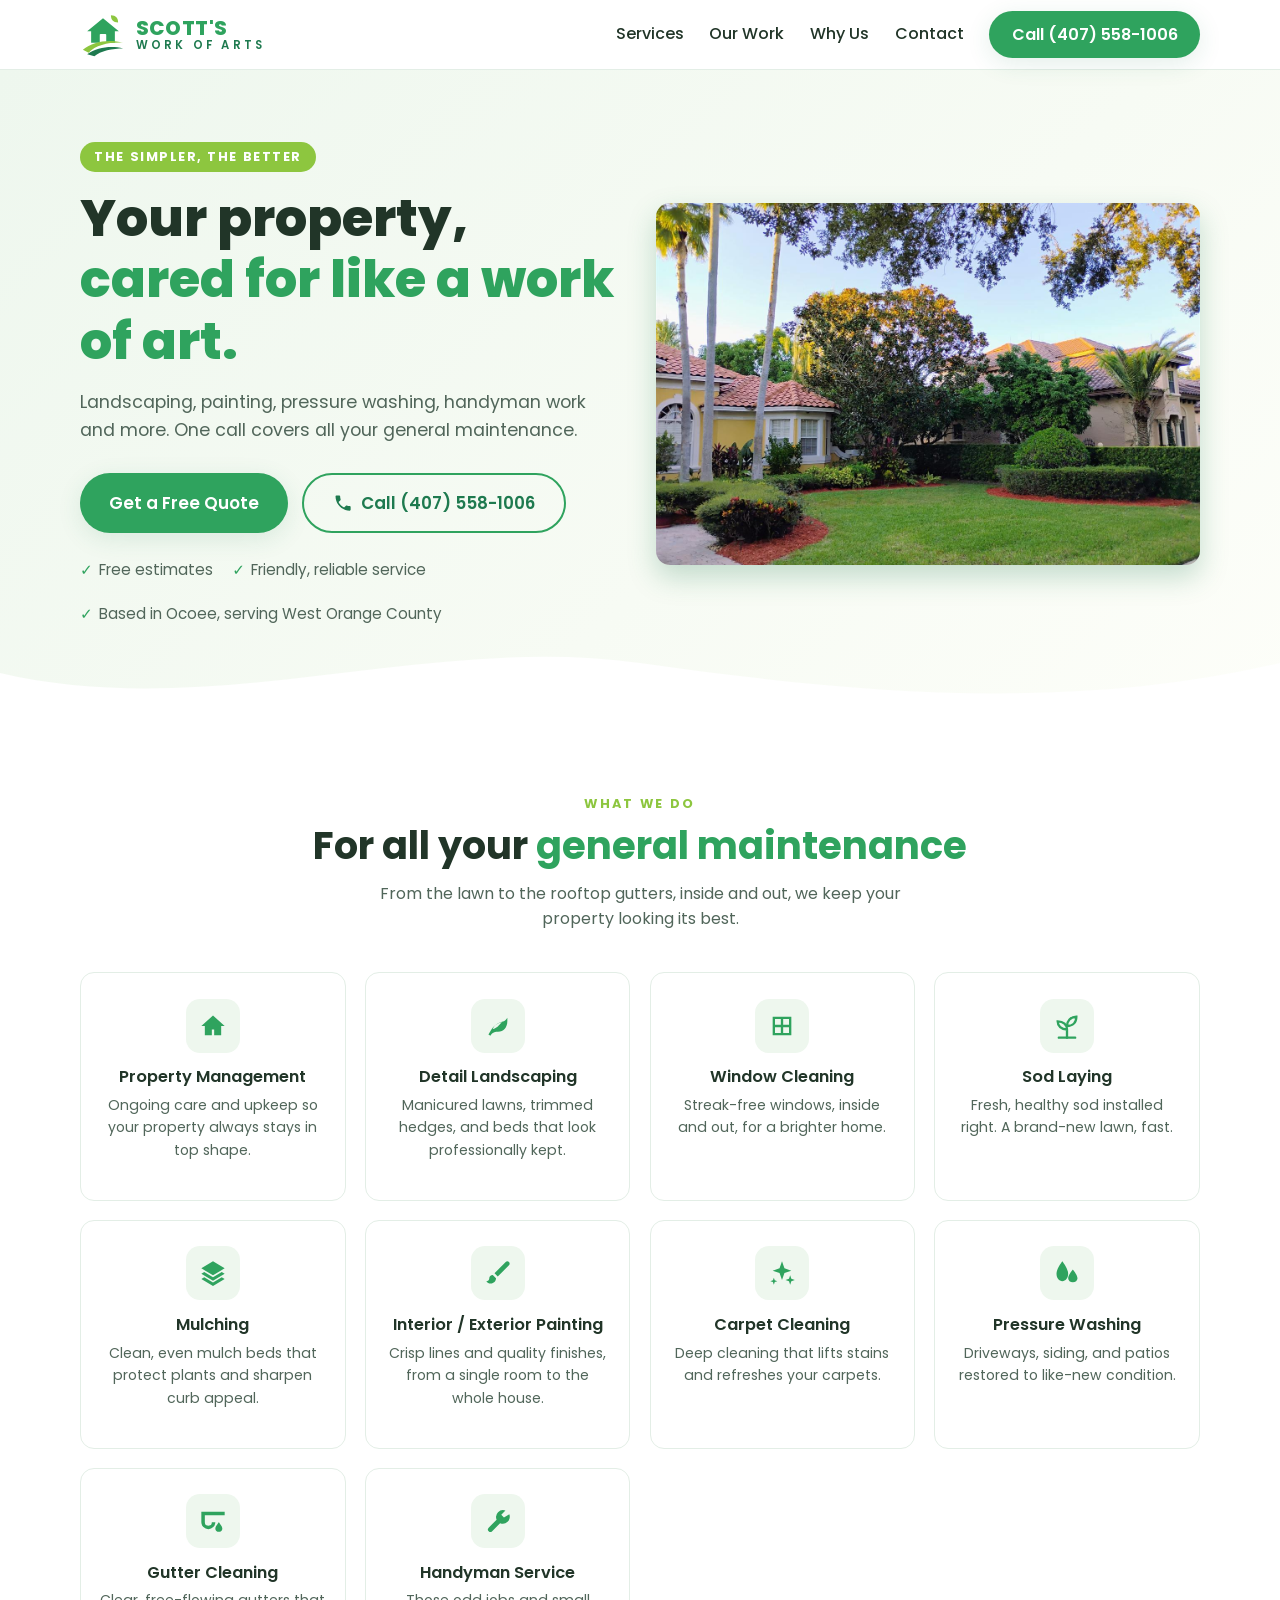
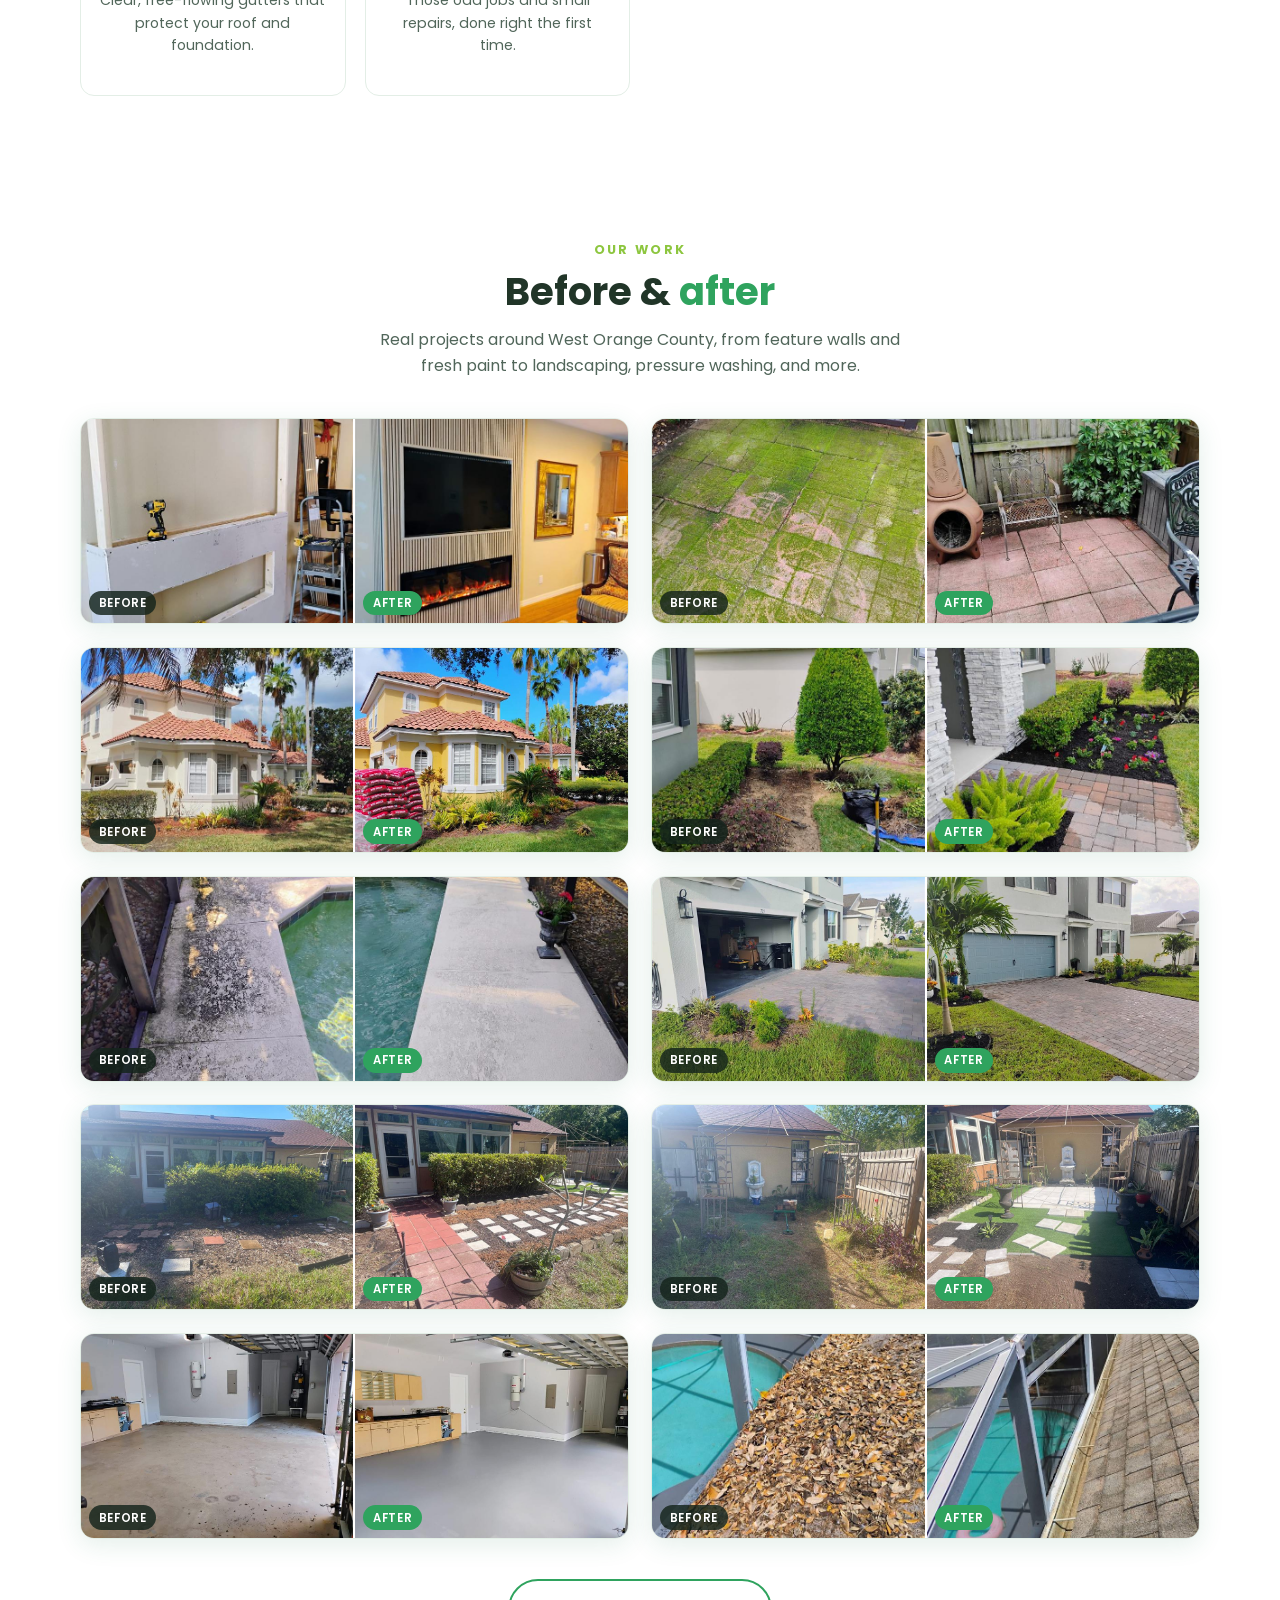
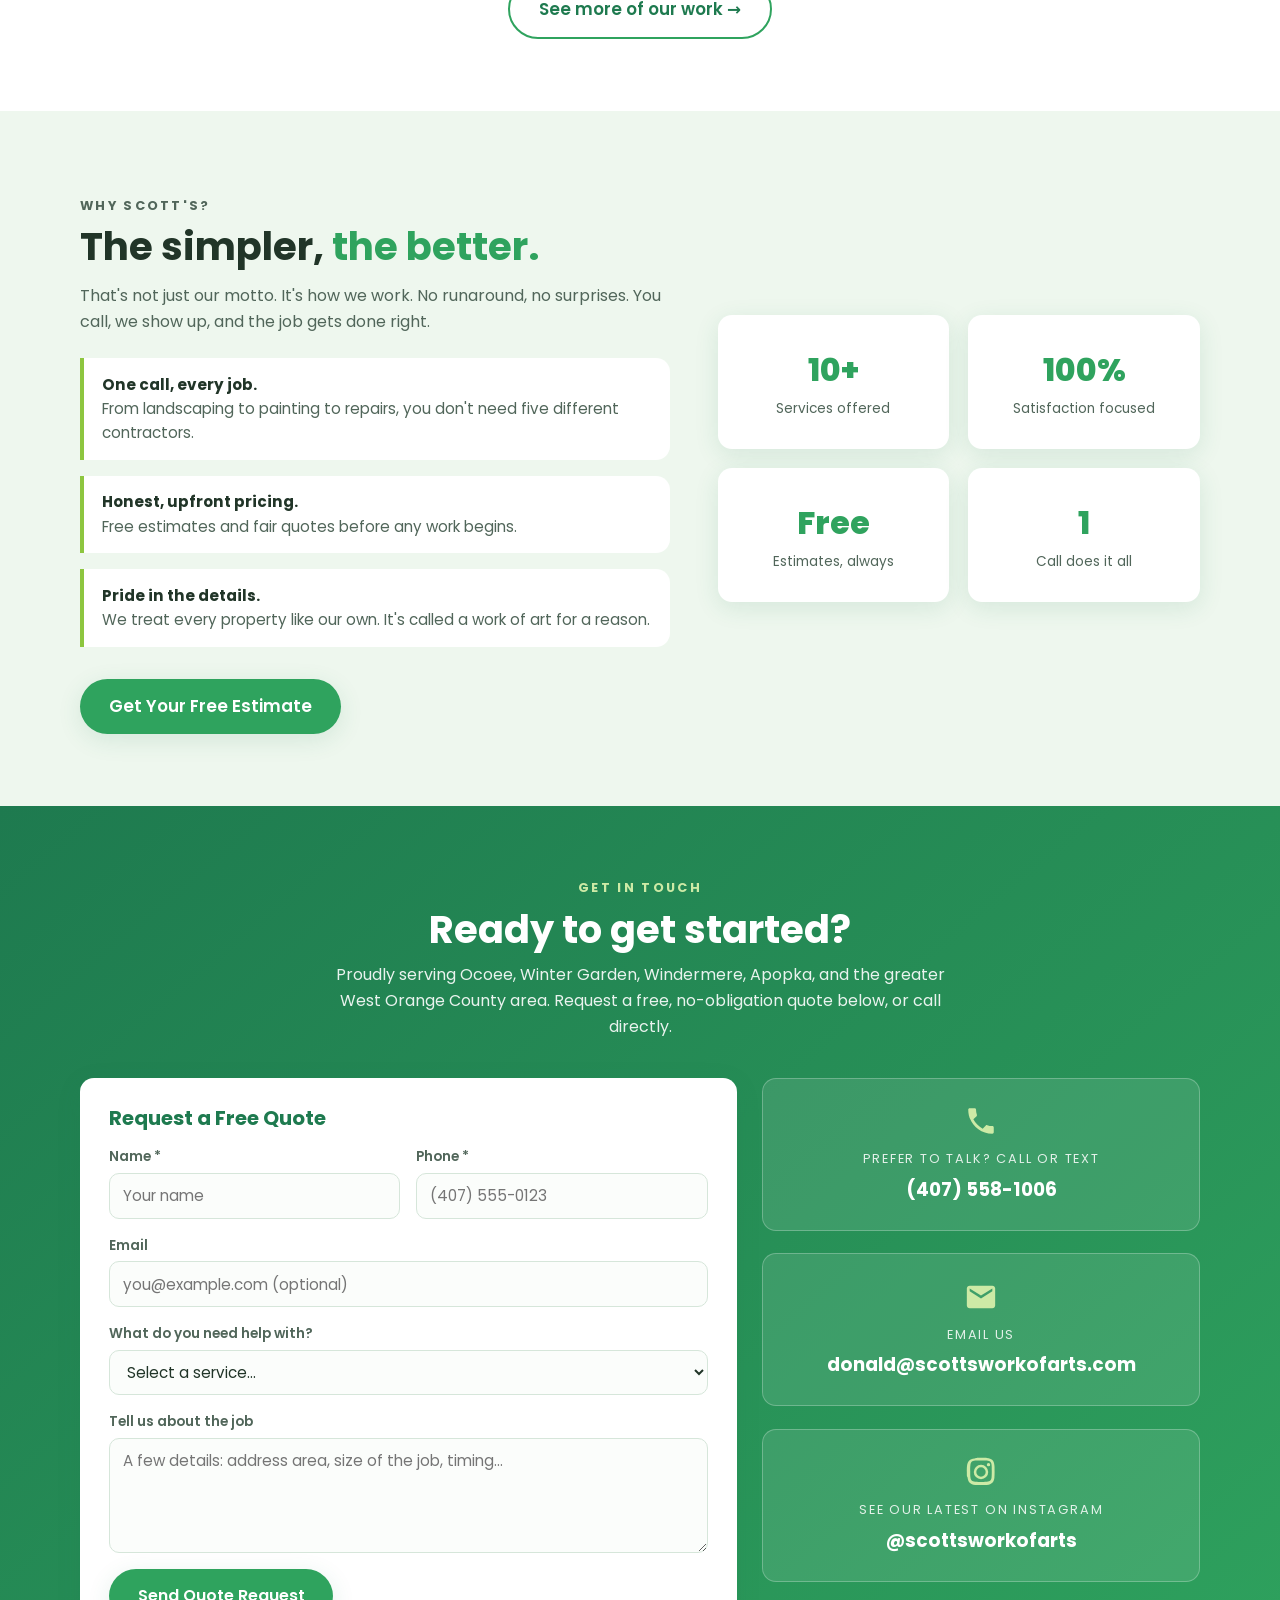
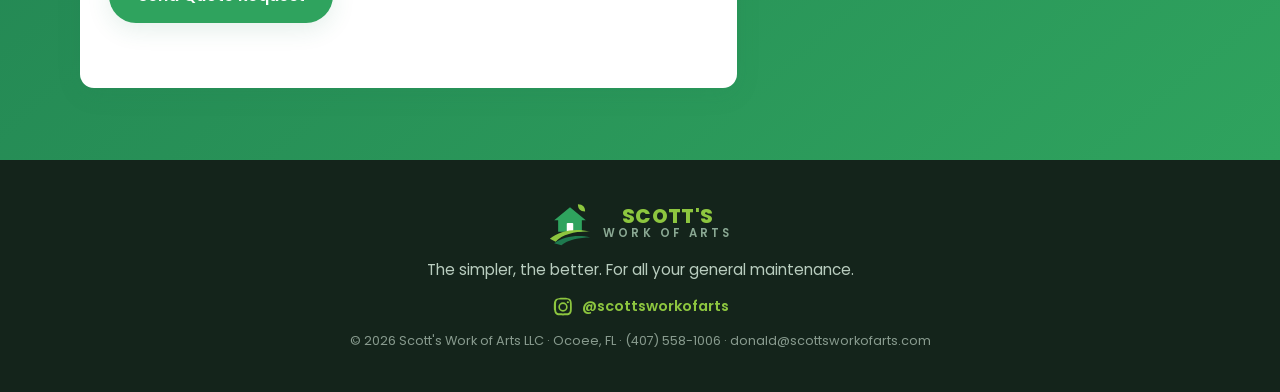
<file: index.html>
<!DOCTYPE html>
<html lang="en">
<head>
  <meta charset="UTF-8">
  <meta name="viewport" content="width=device-width, initial-scale=1.0">
  <title>Scott's Work of Arts | Property Maintenance &amp; Landscaping in Ocoee, FL</title>
  <meta name="description" content="Scott's Work of Arts - landscaping, painting, pressure washing, handyman service and more in Ocoee, FL and West Orange County. Call (407) 558-1006 for a free quote.">
  <link rel="canonical" href="https://scottsworkofarts.com/">
  <meta property="og:type" content="website">
  <meta property="og:url" content="https://scottsworkofarts.com/">
  <meta property="og:title" content="Scott's Work of Arts | Property Maintenance &amp; Landscaping in Ocoee, FL">
  <meta property="og:description" content="Landscaping, painting, pressure washing, handyman service and more in Ocoee, FL and West Orange County. Call (407) 558-1006 for a free quote.">
  <meta property="og:image" content="https://scottsworkofarts.com/img/og-cover.jpg">
  <meta property="og:image:width" content="1200">
  <meta property="og:image:height" content="630">
  <meta name="twitter:card" content="summary_large_image">
  <link rel="preconnect" href="https://fonts.googleapis.com">
  <link rel="preconnect" href="https://fonts.gstatic.com" crossorigin>
  <link href="https://fonts.googleapis.com/css2?family=Poppins:wght@400;500;600;700;800&display=swap" rel="stylesheet">
  <link rel="stylesheet" href="css/style.css">
  <link rel="icon" type="image/svg+xml" href="img/favicon.svg">
  <script type="application/ld+json">
  {
    "@context": "https://schema.org",
    "@type": "HomeAndConstructionBusiness",
    "name": "Scott's Work of Arts",
    "legalName": "Scott's Work of Arts LLC",
    "slogan": "The Simpler, the Better",
    "telephone": "+1-407-558-1006",
    "email": "donald@scottsworkofarts.com",
    "address": {
      "@type": "PostalAddress",
      "addressLocality": "Ocoee",
      "addressRegion": "FL",
      "addressCountry": "US"
    },
    "areaServed": ["Ocoee FL", "Winter Garden FL", "Windermere FL", "Apopka FL", "West Orange County FL"],
    "description": "General maintenance services: property management, detail landscaping, window cleaning, sod laying, mulching, interior/exterior painting, carpet cleaning, pressure washing, gutter cleaning, and handyman service."
  }
  </script>
</head>
<body>

  <!-- Logo mark + service icons (inline SVG sprite) -->
  <svg width="0" height="0" style="position:absolute" aria-hidden="true">
    <symbol id="logo-mark" viewBox="0 0 64 64">
      <path d="M32 10 L54 28 L48.5 28 L48.5 44 L15.5 44 L15.5 28 L10 28 Z" fill="#2fa35e"/>
      <path d="M43 6 C50 6 53 10 53 16 C46 16 43 12 43 6 Z" fill="#8dc63f"/>
      <rect x="27.5" y="32" width="9" height="12" rx="1.2" fill="#ffffff"/>
      <path d="M4 54 C18 42 40 39 60 44 C42 43 22 47 12 58 Z" fill="#8dc63f"/>
      <path d="M10 60 C24 50 44 48 60 52 C46 52 28 55 20 63 Z" fill="#1e7a4f"/>
    </symbol>
    <symbol id="ic-home" viewBox="0 0 24 24"><path d="M12 3 2 12h3v8h6v-5h2v5h6v-8h3L12 3z"/></symbol>
    <symbol id="ic-leaf" viewBox="0 0 24 24"><path d="M17 8C8 10 5.9 16.2 3.8 19.3l1.7 1C6.5 18.8 8 17 12 17c5 0 8-4 8-9V5c-1 1.5-2 2.5-3 3zM7.5 14.5C9 11 12 9.5 15.5 8.5 13 11 11 14 7.5 14.5z"/></symbol>
    <symbol id="ic-window" viewBox="0 0 24 24"><path d="M4 4h16v16H4V4zm2 2v5h5V6H6zm7 0v5h5V6h-5zm-7 7v5h5v-5H6zm7 0v5h5v-5h-5z"/></symbol>
    <symbol id="ic-sprout" viewBox="0 0 24 24"><path d="M12 22v-7m0 0c0-4-3-7-8-7 0 4 3 7 8 7zm0-3c0-4 3-8 8-8 0 5-3 8-8 8z" fill="none" stroke="currentColor" stroke-width="2" stroke-linecap="round"/><path d="M5 22h14" stroke="currentColor" stroke-width="2" stroke-linecap="round"/></symbol>
    <symbol id="ic-layers" viewBox="0 0 24 24"><path d="M12 2 2 8l10 6 10-6-10-6zm-7.5 9.1L2 12.6l10 6 10-6-2.5-1.5L12 15.6l-7.5-4.5zm0 4.5L2 17.1l10 6 10-6-2.5-1.5-7.5 4.5-7.5-4.5z"/></symbol>
    <symbol id="ic-brush" viewBox="0 0 24 24"><path d="M18.6 2.6 9 12.2l2.8 2.8 9.6-9.6c.8-.8.8-2 0-2.8-.8-.8-2-.8-2.8 0zM7.5 13.7c-1.7 0-3 1.3-3 3 0 1.3-1.1 2.3-2.5 2.3.8 1.2 2.2 2 3.8 2 2.5 0 4.5-2 4.5-4.5l-2.8-2.8z"/></symbol>
    <symbol id="ic-sparkle" viewBox="0 0 24 24"><path d="M12 2l2.1 5.9L20 10l-5.9 2.1L12 18l-2.1-5.9L4 10l5.9-2.1L12 2zm7 12 1 3 3 1-3 1-1 3-1-3-3-1 3-1 1-3zM5 16l.8 2.2L8 19l-2.2.8L5 22l-.8-2.2L2 19l2.2-.8L5 16z"/></symbol>
    <symbol id="ic-droplets" viewBox="0 0 24 24"><path d="M8 2S3 8.5 3 12.5 5.2 19 8 19s5-2.5 5-6.5S8 2 8 2zm9 7s-4 4.7-4 7.5c0 2 1.8 3.5 4 3.5s4-1.5 4-3.5C21 13.7 17 9 17 9z"/></symbol>
    <symbol id="ic-gutter" viewBox="0 0 24 24"><path d="M2 4h20v3H5v6a3 3 0 0 0 6 0h3a6 6 0 0 1-12 0V4zm15 9s-3 3.5-3 5.6c0 1.5 1.3 2.7 3 2.7s3-1.2 3-2.7c0-2.1-3-5.6-3-5.6z"/></symbol>
    <symbol id="ic-wrench" viewBox="0 0 24 24"><path d="M21.7 6.3a6 6 0 0 1-7.9 7.6L7 20.7a2.1 2.1 0 0 1-3-3l6.8-6.8a6 6 0 0 1 7.6-7.9l-3.6 3.6 2.3 2.3 4.6-2.6z"/></symbol>
    <symbol id="ic-phone" viewBox="0 0 24 24"><path d="M6.6 10.8c1.4 2.8 3.8 5.1 6.6 6.6l2.2-2.2c.3-.3.7-.4 1-.2 1.1.4 2.3.6 3.6.6.6 0 1 .4 1 1V20c0 .6-.4 1-1 1C10.6 21 3 13.4 3 4c0-.6.4-1 1-1h3.5c.6 0 1 .4 1 1 0 1.2.2 2.4.6 3.6.1.3 0 .7-.2 1l-2.3 2.2z"/></symbol>
    <symbol id="ic-mail" viewBox="0 0 24 24"><path d="M20 4H4c-1.1 0-2 .9-2 2v12c0 1.1.9 2 2 2h16c1.1 0 2-.9 2-2V6c0-1.1-.9-2-2-2zm0 4-8 5-8-5V6l8 5 8-5v2z"/></symbol>
    <symbol id="ic-instagram" viewBox="0 0 24 24"><path d="M12 2c2.7 0 3 0 4.1.1 1 .1 1.7.2 2.3.5.6.2 1.1.5 1.6 1 .5.5.8 1 1 1.6.2.6.4 1.3.5 2.3.1 1.1.1 1.4.1 4.1s0 3-.1 4.1c-.1 1-.2 1.7-.5 2.3a4.6 4.6 0 0 1-1 1.6c-.5.5-1 .8-1.6 1-.6.2-1.3.4-2.3.5-1.1.1-1.4.1-4.1.1s-3 0-4.1-.1c-1-.1-1.7-.2-2.3-.5a4.6 4.6 0 0 1-1.6-1 4.6 4.6 0 0 1-1-1.6c-.2-.6-.4-1.3-.5-2.3C2 15 2 14.7 2 12s0-3 .1-4.1c.1-1 .2-1.7.5-2.3a4.6 4.6 0 0 1 1-1.6c.5-.5 1-.8 1.6-1 .6-.2 1.3-.4 2.3-.5C9 2 9.3 2 12 2zm0 1.8c-2.7 0-3 0-4 .1-.8 0-1.3.2-1.6.3-.4.1-.7.3-1 .6-.3.3-.5.6-.6 1-.1.3-.3.8-.3 1.6-.1 1-.1 1.3-.1 4s0 3 .1 4c0 .8.2 1.3.3 1.6.1.4.3.7.6 1 .3.3.6.5 1 .6.3.1.8.3 1.6.3 1 .1 1.3.1 4 .1s3 0 4-.1c.8 0 1.3-.2 1.6-.3.4-.1.7-.3 1-.6.3-.3.5-.6.6-1 .1-.3.3-.8.3-1.6.1-1 .1-1.3.1-4s0-3-.1-4c0-.8-.2-1.3-.3-1.6a2.7 2.7 0 0 0-.6-1 2.7 2.7 0 0 0-1-.6c-.3-.1-.8-.3-1.6-.3-1-.1-1.3-.1-4-.1zm0 3.1a5.1 5.1 0 1 1 0 10.2 5.1 5.1 0 0 1 0-10.2zm0 1.8a3.3 3.3 0 1 0 0 6.6 3.3 3.3 0 0 0 0-6.6zm5.3-3.1a1.2 1.2 0 1 1 0 2.4 1.2 1.2 0 0 1 0-2.4z"/></symbol>
  </svg>

  <!-- ===== Header ===== -->
  <header class="site-header">
    <div class="container header-inner">
      <a href="#top" class="brand">
        <svg class="brand-mark" viewBox="0 0 64 64" aria-hidden="true"><use href="#logo-mark"></use></svg>
        <span class="brand-text">
          <span class="brand-name">SCOTT'S</span>
          <span class="brand-sub">WORK OF ARTS</span>
        </span>
      </a>
      <nav class="site-nav" id="site-nav">
        <a href="#services">Services</a>
        <a href="#work">Our Work</a>
        <a href="#why-us">Why Us</a>
        <a href="#contact">Contact</a>
        <a href="tel:+14075581006" class="btn btn-primary nav-cta">Call (407) 558-1006</a>
      </nav>
      <button class="nav-toggle" id="nav-toggle" aria-label="Toggle menu" aria-expanded="false">
        <span></span><span></span><span></span>
      </button>
    </div>
  </header>

  <!-- ===== Hero ===== -->
  <section class="hero">
    <div class="container hero-inner">
      <div class="hero-copy">
        <p class="hero-kicker">The Simpler, the Better</p>
        <h1>Your property, <span class="accent">cared for like a work of art.</span></h1>
        <p class="hero-lead">Landscaping, painting, pressure washing, handyman work and more. One call covers all your general maintenance.</p>
        <div class="hero-actions">
          <a href="#quote" class="btn btn-primary btn-lg">Get a Free Quote</a>
          <a href="tel:+14075581006" class="btn btn-outline btn-lg">
            <svg viewBox="0 0 24 24" class="icon" aria-hidden="true"><use href="#ic-phone"></use></svg>
            Call (407) 558-1006
          </a>
        </div>
        <ul class="hero-points">
          <li>Free estimates</li>
          <li>Friendly, reliable service</li>
          <li>Based in Ocoee, serving West Orange County</li>
        </ul>
      </div>
      <div class="hero-art">
        <img class="hero-photo" src="img/hero.jpg" fetchpriority="high" alt="Freshly landscaped front yard with a manicured lawn, trimmed hedges and red mulch beds">
      </div>
    </div>
    <div class="hero-wave" aria-hidden="true">
      <svg viewBox="0 0 1440 90" preserveAspectRatio="none"><path d="M0,40 C240,90 480,0 720,30 C960,60 1200,80 1440,30 L1440,90 L0,90 Z" fill="#ffffff"/></svg>
    </div>
  </section>

  <!-- ===== Services ===== -->
  <section class="services" id="services">
    <div class="container">
      <p class="section-kicker">What we do</p>
      <h2>For all your <span class="accent">general maintenance</span></h2>
      <p class="section-lead">From the lawn to the rooftop gutters, inside and out, we keep your property looking its best.</p>
      <div class="service-grid">
        <a class="service-card" href="#quote" data-service="Property Management">
          <div class="service-icon"><svg viewBox="0 0 24 24"><use href="#ic-home"></use></svg></div>
          <h3>Property Management</h3>
          <p>Ongoing care and upkeep so your property always stays in top shape.</p>
        </a>
        <a class="service-card" href="#quote" data-service="Detail Landscaping">
          <div class="service-icon"><svg viewBox="0 0 24 24"><use href="#ic-leaf"></use></svg></div>
          <h3>Detail Landscaping</h3>
          <p>Manicured lawns, trimmed hedges, and beds that look professionally kept.</p>
        </a>
        <a class="service-card" href="#quote" data-service="Window Cleaning">
          <div class="service-icon"><svg viewBox="0 0 24 24"><use href="#ic-window"></use></svg></div>
          <h3>Window Cleaning</h3>
          <p>Streak-free windows, inside and out, for a brighter home.</p>
        </a>
        <a class="service-card" href="#quote" data-service="Sod Laying">
          <div class="service-icon"><svg viewBox="0 0 24 24"><use href="#ic-sprout"></use></svg></div>
          <h3>Sod Laying</h3>
          <p>Fresh, healthy sod installed right. A brand-new lawn, fast.</p>
        </a>
        <a class="service-card" href="#quote" data-service="Mulching">
          <div class="service-icon"><svg viewBox="0 0 24 24"><use href="#ic-layers"></use></svg></div>
          <h3>Mulching</h3>
          <p>Clean, even mulch beds that protect plants and sharpen curb appeal.</p>
        </a>
        <a class="service-card" href="#quote" data-service="Interior/Exterior Painting">
          <div class="service-icon"><svg viewBox="0 0 24 24"><use href="#ic-brush"></use></svg></div>
          <h3>Interior / Exterior Painting</h3>
          <p>Crisp lines and quality finishes, from a single room to the whole house.</p>
        </a>
        <a class="service-card" href="#quote" data-service="Carpet Cleaning">
          <div class="service-icon"><svg viewBox="0 0 24 24"><use href="#ic-sparkle"></use></svg></div>
          <h3>Carpet Cleaning</h3>
          <p>Deep cleaning that lifts stains and refreshes your carpets.</p>
        </a>
        <a class="service-card" href="#quote" data-service="Pressure Washing">
          <div class="service-icon"><svg viewBox="0 0 24 24"><use href="#ic-droplets"></use></svg></div>
          <h3>Pressure Washing</h3>
          <p>Driveways, siding, and patios restored to like-new condition.</p>
        </a>
        <a class="service-card" href="#quote" data-service="Gutter Cleaning">
          <div class="service-icon"><svg viewBox="0 0 24 24"><use href="#ic-gutter"></use></svg></div>
          <h3>Gutter Cleaning</h3>
          <p>Clear, free-flowing gutters that protect your roof and foundation.</p>
        </a>
        <a class="service-card" href="#quote" data-service="Handyman Service">
          <div class="service-icon"><svg viewBox="0 0 24 24"><use href="#ic-wrench"></use></svg></div>
          <h3>Handyman Service</h3>
          <p>Those odd jobs and small repairs, done right the first time.</p>
        </a>
      </div>
    </div>
  </section>

  <!-- ===== Our Work ===== -->
  <section class="work" id="work">
    <div class="container">
      <p class="section-kicker">Our work</p>
      <h2>Before &amp; <span class="accent">after</span></h2>
      <p class="section-lead">Real projects around West Orange County, from feature walls and fresh paint to landscaping, pressure washing, and more.</p>

      <div class="ba-grid">
        <figure class="ba-card">
          <div class="ba-pair">
            <span class="ba-img" role="button" tabindex="0" data-full="img/gallery/ba-accent-before.jpg" data-cap="Living room wall framed out before the slat feature wall"><img loading="lazy" src="img/gallery/thumb/ba-accent-before.jpg" alt="Living room wall framed out in drywall before the slat feature wall was built"><span class="ba-tag">Before</span></span>
            <span class="ba-img" role="button" tabindex="0" data-full="img/gallery/ba-accent-after.jpg" data-cap="Finished wood slat feature wall with a mounted TV and electric fireplace"><img loading="lazy" src="img/gallery/thumb/ba-accent-after.jpg" alt="Finished wood slat feature wall with a mounted TV and built-in electric fireplace"><span class="ba-tag ba-after">After</span></span>
          </div>
        </figure>
        <figure class="ba-card">
          <div class="ba-pair">
            <span class="ba-img" role="button" tabindex="0" data-full="img/gallery/ba-deck-before.jpg" data-cap="Paver patio covered in green moss before cleaning"><img loading="lazy" src="img/gallery/thumb/ba-deck-before.jpg" alt="Backyard paver patio stained green with moss before cleaning"><span class="ba-tag">Before</span></span>
            <span class="ba-img" role="button" tabindex="0" data-full="img/gallery/ba-deck-after.jpg" data-cap="The same patio pressure-washed clean and ready to use"><img loading="lazy" src="img/gallery/thumb/ba-deck-after.jpg" alt="The same paver patio pressure-washed clean, with patio furniture"><span class="ba-tag ba-after">After</span></span>
          </div>
        </figure>
        <figure class="ba-card">
          <div class="ba-pair">
            <span class="ba-img" role="button" tabindex="0" data-full="img/gallery/ba-house-before.jpg" data-cap="Cream stucco house before repainting"><img loading="lazy" src="img/gallery/thumb/ba-house-before.jpg" alt="Cream-colored stucco house before repainting"><span class="ba-tag">Before</span></span>
            <span class="ba-img" role="button" tabindex="0" data-full="img/gallery/ba-house-after.jpg" data-cap="The same house repainted bright yellow with fresh landscaping"><img loading="lazy" src="img/gallery/thumb/ba-house-after.jpg" alt="The same house repainted bright yellow with fresh landscaping"><span class="ba-tag ba-after">After</span></span>
          </div>
        </figure>
        <figure class="ba-card">
          <div class="ba-pair">
            <span class="ba-img" role="button" tabindex="0" data-full="img/gallery/ba-garden-before.jpg" data-cap="Sparse garden bed before landscaping"><img loading="lazy" src="img/gallery/thumb/ba-garden-before.jpg" alt="Sparse garden bed along a paver path before landscaping"><span class="ba-tag">Before</span></span>
            <span class="ba-img" role="button" tabindex="0" data-full="img/gallery/ba-garden-after.jpg" data-cap="The same bed filled with fresh plants and mulch"><img loading="lazy" src="img/gallery/thumb/ba-garden-after.jpg" alt="The same bed filled with fresh plants and mulch"><span class="ba-tag ba-after">After</span></span>
          </div>
        </figure>
        <figure class="ba-card">
          <div class="ba-pair">
            <span class="ba-img" role="button" tabindex="0" data-full="img/gallery/ba-pool-before.jpg" data-cap="Pool deck stained dark with mildew"><img loading="lazy" src="img/gallery/thumb/ba-pool-before.jpg" alt="Pool deck stained dark with mildew before pressure washing"><span class="ba-tag">Before</span></span>
            <span class="ba-img" role="button" tabindex="0" data-full="img/gallery/ba-pool-after.jpg" data-cap="The same pool deck pressure-washed clean"><img loading="lazy" src="img/gallery/thumb/ba-pool-after.jpg" alt="The same pool deck pressure-washed clean"><span class="ba-tag ba-after">After</span></span>
          </div>
        </figure>
        <figure class="ba-card">
          <div class="ba-pair">
            <span class="ba-img" role="button" tabindex="0" data-full="img/gallery/ba-garden3-before.jpg" data-cap="Overgrown, weedy beds before landscaping"><img loading="lazy" src="img/gallery/thumb/ba-garden3-before.jpg" alt="Overgrown, weedy island bed in front of an open garage"><span class="ba-tag">Before</span></span>
            <span class="ba-img" role="button" tabindex="0" data-full="img/gallery/ba-garden3-after.jpg" data-cap="Fresh beds, mulch and a new palm after landscaping"><img loading="lazy" src="img/gallery/thumb/ba-garden3-after.jpg" alt="The same island bed with fresh plants, mulch and a new palm"><span class="ba-tag ba-after">After</span></span>
          </div>
        </figure>
        <figure class="ba-card">
          <div class="ba-pair">
            <span class="ba-img" role="button" tabindex="0" data-full="img/gallery/ba-garden4-before.jpg" data-cap="Patchy backyard bed with mismatched stepping stones"><img loading="lazy" src="img/gallery/thumb/ba-garden4-before.jpg" alt="Patchy backyard bed of mismatched stepping stones and weeds outside a sunroom"><span class="ba-tag">Before</span></span>
            <span class="ba-img" role="button" tabindex="0" data-full="img/gallery/ba-garden4-after.jpg" data-cap="The same bed with a fresh paver walk, stone border and new mulch"><img loading="lazy" src="img/gallery/thumb/ba-garden4-after.jpg" alt="The same area with a new red paver walkway, stone-bordered bed, fresh mulch and matching stepping stones"><span class="ba-tag ba-after">After</span></span>
          </div>
        </figure>
        <figure class="ba-card">
          <div class="ba-pair">
            <span class="ba-img" role="button" tabindex="0" data-full="img/gallery/ba-garden5-before.jpg" data-cap="Weedy side yard before the courtyard build"><img loading="lazy" src="img/gallery/thumb/ba-garden5-before.jpg" alt="Weedy, overgrown side yard with a bare gazebo frame and a wall fountain"><span class="ba-tag">Before</span></span>
            <span class="ba-img" role="button" tabindex="0" data-full="img/gallery/ba-garden5-after.jpg" data-cap="The same side yard turned into a courtyard with a paver pad and turf"><img loading="lazy" src="img/gallery/thumb/ba-garden5-after.jpg" alt="The same side yard as a finished courtyard with a paver patio, artificial turf, planters and stepping stones"><span class="ba-tag ba-after">After</span></span>
          </div>
        </figure>
        <figure class="ba-card">
          <div class="ba-pair">
            <span class="ba-img" role="button" tabindex="0" data-full="img/gallery/ba-garage-before.jpg" data-cap="Garage with a bare, stained concrete floor"><img loading="lazy" src="img/gallery/thumb/ba-garage-before.jpg" alt="Garage with a bare, stained concrete floor before coating"><span class="ba-tag">Before</span></span>
            <span class="ba-img" role="button" tabindex="0" data-full="img/gallery/ba-garage-after.jpg" data-cap="The same garage with a smooth gray epoxy floor"><img loading="lazy" src="img/gallery/thumb/ba-garage-after.jpg" alt="The same garage with a smooth gray epoxy floor"><span class="ba-tag ba-after">After</span></span>
          </div>
        </figure>
        <figure class="ba-card">
          <div class="ba-pair">
            <span class="ba-img" role="button" tabindex="0" data-full="img/gallery/ba-roof-before.jpg" data-cap="Roof gutter packed with leaves before cleaning"><img loading="lazy" src="img/gallery/thumb/ba-roof-before.jpg" alt="Roof gutter packed with leaves above a pool enclosure"><span class="ba-tag">Before</span></span>
            <span class="ba-img" role="button" tabindex="0" data-full="img/gallery/ba-roof-after.jpg" data-cap="The same gutter cleared out along the roofline"><img loading="lazy" src="img/gallery/thumb/ba-roof-after.jpg" alt="The same gutter cleared out along the roofline"><span class="ba-tag ba-after">After</span></span>
          </div>
        </figure>
      </div>

      <div class="work-more">
        <a href="/our-work" class="btn btn-outline btn-lg">See more of our work &rarr;</a>
      </div>
    </div>
  </section>

  <!-- Lightbox -->
  <div class="lightbox" id="lightbox" aria-hidden="true">
    <button class="lb-close" id="lb-close" type="button" aria-label="Close">&times;</button>
    <button class="lb-nav lb-prev" id="lb-prev" type="button" aria-label="Previous">&#8249;</button>
    <button class="lb-nav lb-next" id="lb-next" type="button" aria-label="Next">&#8250;</button>
    <div class="lb-stage" id="lb-stage"></div>
  </div>

  <!-- ===== Why Us ===== -->
  <section class="why-us" id="why-us">
    <div class="container why-inner">
      <div class="why-copy">
        <p class="section-kicker">Why Scott's?</p>
        <h2>The simpler, <span class="accent">the better.</span></h2>
        <p>That's not just our motto. It's how we work. No runaround, no surprises. You call, we show up, and the job gets done right.</p>
        <ul class="why-list">
          <li>
            <strong>One call, every job.</strong>
            From landscaping to painting to repairs, you don't need five different contractors.
          </li>
          <li>
            <strong>Honest, upfront pricing.</strong>
            Free estimates and fair quotes before any work begins.
          </li>
          <li>
            <strong>Pride in the details.</strong>
            We treat every property like our own. It's called a work of art for a reason.
          </li>
        </ul>
        <a href="#quote" class="btn btn-primary btn-lg">Get Your Free Estimate</a>
      </div>
      <div class="why-stats">
        <div class="stat-card">
          <span class="stat-number">10+</span>
          <span class="stat-label">Services offered</span>
        </div>
        <div class="stat-card">
          <span class="stat-number">100%</span>
          <span class="stat-label">Satisfaction focused</span>
        </div>
        <div class="stat-card">
          <span class="stat-number">Free</span>
          <span class="stat-label">Estimates, always</span>
        </div>
        <div class="stat-card">
          <span class="stat-number">1</span>
          <span class="stat-label">Call does it all</span>
        </div>
      </div>
    </div>
  </section>

  <!-- ===== Contact ===== -->
  <section class="contact" id="contact">
    <div class="container contact-inner">
      <p class="section-kicker light">Get in touch</p>
      <h2>Ready to get started?</h2>
      <p class="contact-lead">Proudly serving Ocoee, Winter Garden, Windermere, Apopka, and the greater West Orange County area. Request a free, no-obligation quote below, or call directly.</p>
      <div class="contact-grid">
        <form class="quote-form" id="quote-form" novalidate>
          <h3 id="quote">Request a Free Quote</h3>
          <input type="text" name="_honey" class="hp-field" tabindex="-1" autocomplete="off" aria-hidden="true">
          <div class="form-row">
            <label>
              Name *
              <input type="text" name="name" required autocomplete="name" placeholder="Your name">
            </label>
            <label>
              Phone *
              <input type="tel" name="phone" required autocomplete="tel" placeholder="(407) 555-0123">
            </label>
          </div>
          <label>
            Email
            <input type="email" name="email" autocomplete="email" placeholder="you@example.com (optional)">
          </label>
          <label>
            What do you need help with?
            <select name="service">
              <option value="" selected>Select a service...</option>
              <option>Property Management</option>
              <option>Detail Landscaping</option>
              <option>Window Cleaning</option>
              <option>Sod Laying</option>
              <option>Mulching</option>
              <option>Interior/Exterior Painting</option>
              <option>Carpet Cleaning</option>
              <option>Pressure Washing</option>
              <option>Gutter Cleaning</option>
              <option>Handyman Service</option>
              <option>Something else / multiple jobs</option>
            </select>
          </label>
          <label>
            Tell us about the job
            <textarea name="message" rows="4" placeholder="A few details: address area, size of the job, timing..."></textarea>
          </label>
          <button type="submit" class="btn btn-primary btn-lg form-submit">Send Quote Request</button>
          <p class="form-status" id="form-status" role="status"></p>
        </form>
        <div class="contact-cards">
          <a href="tel:+14075581006" class="contact-card">
            <svg viewBox="0 0 24 24" class="icon-lg" aria-hidden="true"><use href="#ic-phone"></use></svg>
            <span class="contact-label">Prefer to talk? Call or text</span>
            <span class="contact-value">(407) 558-1006</span>
          </a>
          <a href="mailto:donald@scottsworkofarts.com" class="contact-card">
            <svg viewBox="0 0 24 24" class="icon-lg" aria-hidden="true"><use href="#ic-mail"></use></svg>
            <span class="contact-label">Email us</span>
            <span class="contact-value">donald@scottsworkofarts.com</span>
          </a>
          <a href="https://www.instagram.com/scottsworkofarts/" class="contact-card" target="_blank" rel="noopener">
            <svg viewBox="0 0 24 24" class="icon-lg" aria-hidden="true"><use href="#ic-instagram"></use></svg>
            <span class="contact-label">See our latest on Instagram</span>
            <span class="contact-value">@scottsworkofarts</span>
          </a>
        </div>
      </div>
    </div>
  </section>

  <!-- ===== Footer ===== -->
  <footer class="site-footer">
    <div class="container footer-inner">
      <a href="#top" class="brand brand-footer">
        <svg class="brand-mark" viewBox="0 0 64 64" aria-hidden="true"><use href="#logo-mark"></use></svg>
        <span class="brand-text">
          <span class="brand-name">SCOTT'S</span>
          <span class="brand-sub">WORK OF ARTS</span>
        </span>
      </a>
      <p class="footer-tagline">The simpler, the better. For all your general maintenance.</p>
      <a href="https://www.instagram.com/scottsworkofarts/" class="footer-social" target="_blank" rel="noopener">
        <svg viewBox="0 0 24 24" aria-hidden="true"><use href="#ic-instagram"></use></svg>
        <span>@scottsworkofarts</span>
      </a>
      <p class="footer-meta">&copy; <span id="year"></span> Scott's Work of Arts LLC &middot; Ocoee, FL &middot; (407) 558-1006 &middot; donald@scottsworkofarts.com</p>
    </div>
  </footer>

  <script src="js/main.js"></script>
</body>
</html>
</file>
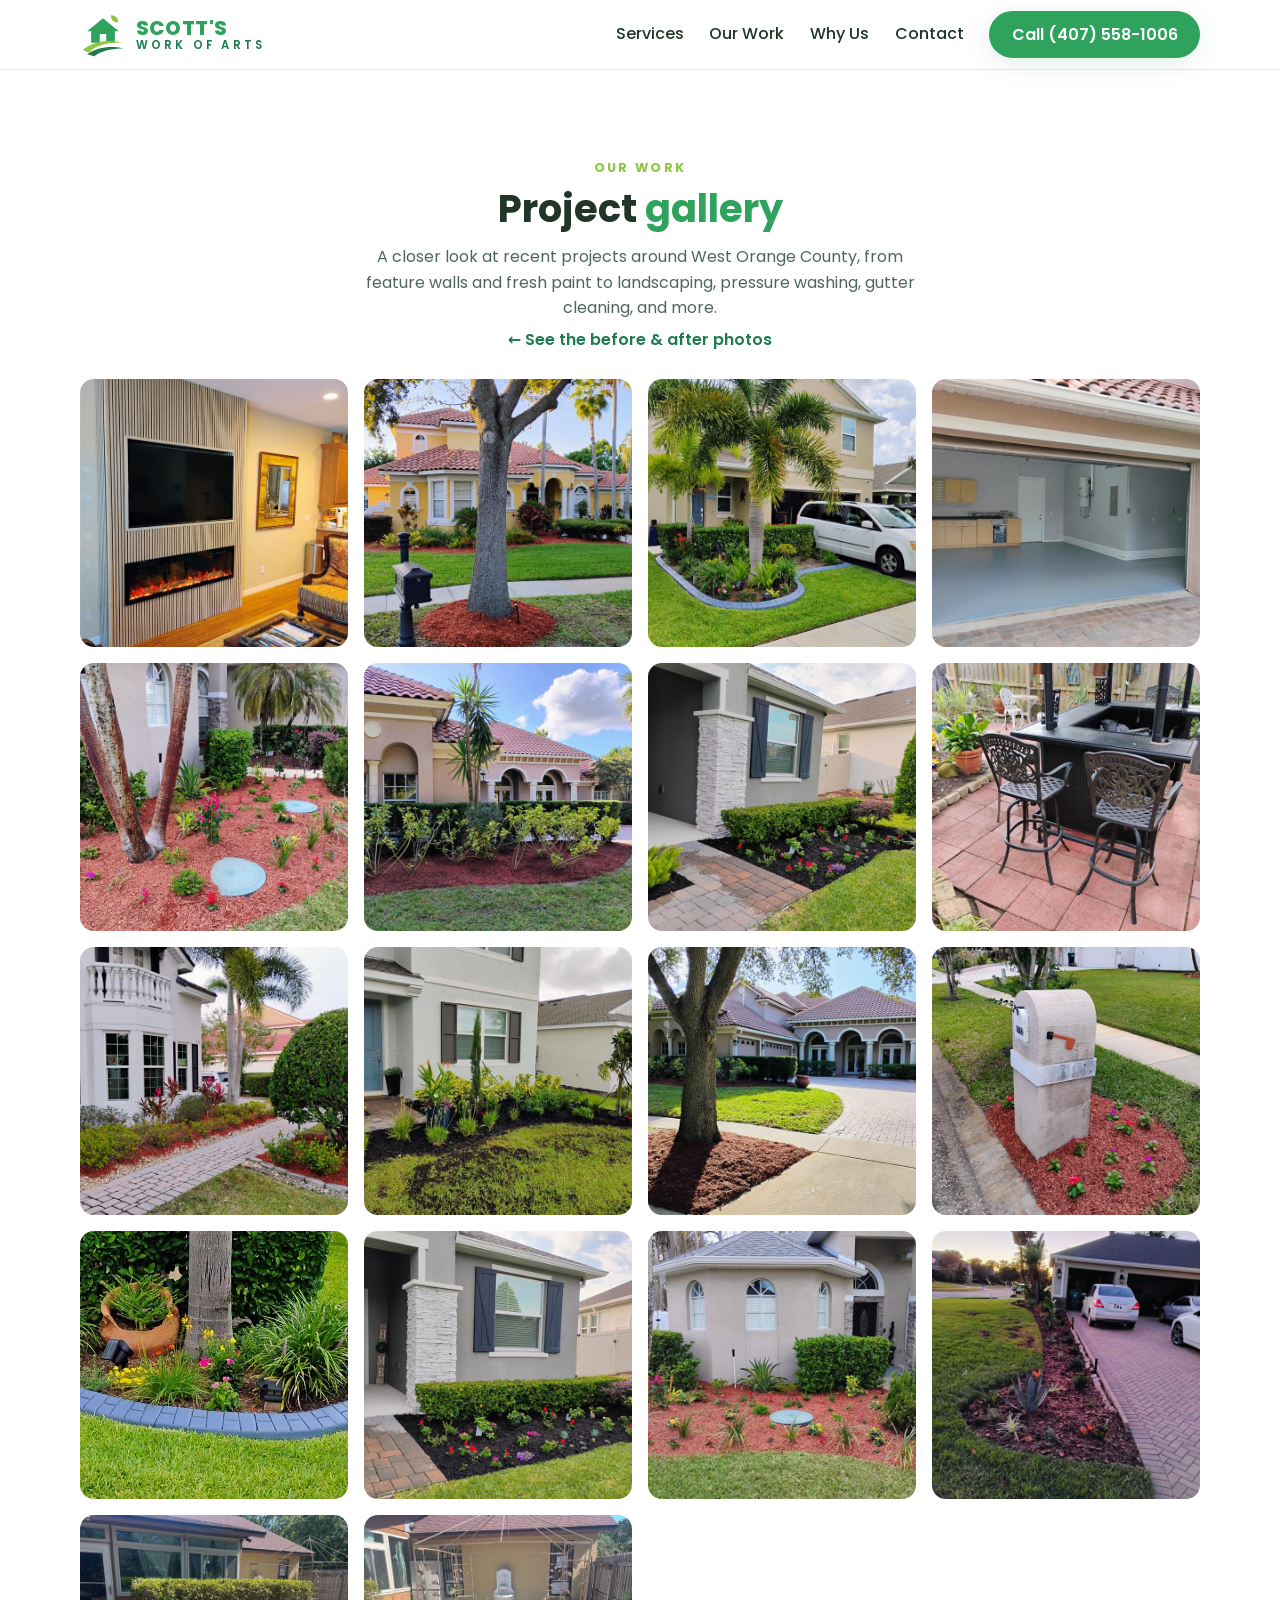
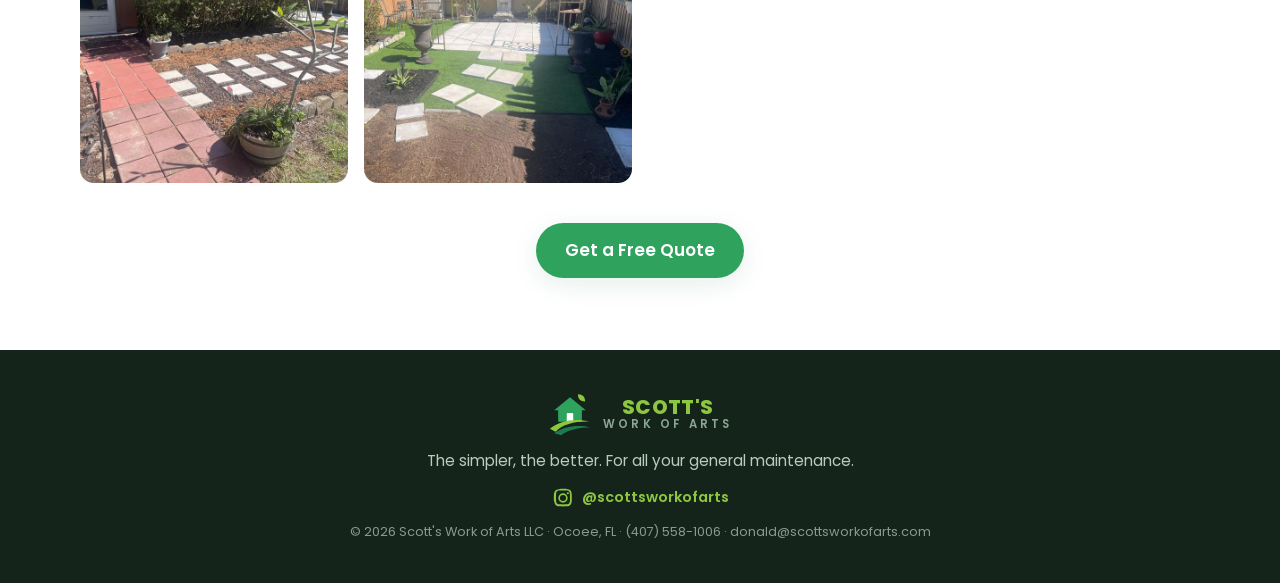
<file: our-work.html>
<!DOCTYPE html>
<html lang="en">
<head>
  <meta charset="UTF-8">
  <meta name="viewport" content="width=device-width, initial-scale=1.0">
  <title>Our Work | Scott's Work of Arts | Ocoee, FL</title>
  <meta name="description" content="A gallery of recent projects by Scott's Work of Arts in Ocoee, FL and West Orange County: feature walls, painting, landscaping, pressure washing, gutter cleaning and more.">
  <link rel="canonical" href="https://scottsworkofarts.com/our-work">
  <meta property="og:type" content="website">
  <meta property="og:url" content="https://scottsworkofarts.com/our-work">
  <meta property="og:title" content="Our Work | Scott's Work of Arts | Ocoee, FL">
  <meta property="og:description" content="A gallery of recent projects by Scott's Work of Arts in Ocoee, FL and West Orange County: feature walls, painting, landscaping, pressure washing, gutter cleaning and more.">
  <meta property="og:image" content="https://scottsworkofarts.com/img/og-cover.jpg">
  <meta property="og:image:width" content="1200">
  <meta property="og:image:height" content="630">
  <meta name="twitter:card" content="summary_large_image">
  <link rel="preconnect" href="https://fonts.googleapis.com">
  <link rel="preconnect" href="https://fonts.gstatic.com" crossorigin>
  <link href="https://fonts.googleapis.com/css2?family=Poppins:wght@400;500;600;700;800&display=swap" rel="stylesheet">
  <link rel="stylesheet" href="css/style.css">
  <link rel="icon" type="image/svg+xml" href="img/favicon.svg">
</head>
<body>

  <!-- Logo mark + service icons (inline SVG sprite) -->
  <svg width="0" height="0" style="position:absolute" aria-hidden="true">
    <symbol id="logo-mark" viewBox="0 0 64 64">
      <path d="M32 10 L54 28 L48.5 28 L48.5 44 L15.5 44 L15.5 28 L10 28 Z" fill="#2fa35e"/>
      <path d="M43 6 C50 6 53 10 53 16 C46 16 43 12 43 6 Z" fill="#8dc63f"/>
      <rect x="27.5" y="32" width="9" height="12" rx="1.2" fill="#ffffff"/>
      <path d="M4 54 C18 42 40 39 60 44 C42 43 22 47 12 58 Z" fill="#8dc63f"/>
      <path d="M10 60 C24 50 44 48 60 52 C46 52 28 55 20 63 Z" fill="#1e7a4f"/>
    </symbol>
    <symbol id="ic-phone" viewBox="0 0 24 24"><path d="M6.6 10.8c1.4 2.8 3.8 5.1 6.6 6.6l2.2-2.2c.3-.3.7-.4 1-.2 1.1.4 2.3.6 3.6.6.6 0 1 .4 1 1V20c0 .6-.4 1-1 1C10.6 21 3 13.4 3 4c0-.6.4-1 1-1h3.5c.6 0 1 .4 1 1 0 1.2.2 2.4.6 3.6.1.3 0 .7-.2 1l-2.3 2.2z"/></symbol>
    <symbol id="ic-instagram" viewBox="0 0 24 24"><path d="M12 2c2.7 0 3 0 4.1.1 1 .1 1.7.2 2.3.5.6.2 1.1.5 1.6 1 .5.5.8 1 1 1.6.2.6.4 1.3.5 2.3.1 1.1.1 1.4.1 4.1s0 3-.1 4.1c-.1 1-.2 1.7-.5 2.3a4.6 4.6 0 0 1-1 1.6c-.5.5-1 .8-1.6 1-.6.2-1.3.4-2.3.5-1.1.1-1.4.1-4.1.1s-3 0-4.1-.1c-1-.1-1.7-.2-2.3-.5a4.6 4.6 0 0 1-1.6-1 4.6 4.6 0 0 1-1-1.6c-.2-.6-.4-1.3-.5-2.3C2 15 2 14.7 2 12s0-3 .1-4.1c.1-1 .2-1.7.5-2.3a4.6 4.6 0 0 1 1-1.6c.5-.5 1-.8 1.6-1 .6-.2 1.3-.4 2.3-.5C9 2 9.3 2 12 2zm0 1.8c-2.7 0-3 0-4 .1-.8 0-1.3.2-1.6.3-.4.1-.7.3-1 .6-.3.3-.5.6-.6 1-.1.3-.3.8-.3 1.6-.1 1-.1 1.3-.1 4s0 3 .1 4c0 .8.2 1.3.3 1.6.1.4.3.7.6 1 .3.3.6.5 1 .6.3.1.8.3 1.6.3 1 .1 1.3.1 4 .1s3 0 4-.1c.8 0 1.3-.2 1.6-.3.4-.1.7-.3 1-.6.3-.3.5-.6.6-1 .1-.3.3-.8.3-1.6.1-1 .1-1.3.1-4s0-3-.1-4c0-.8-.2-1.3-.3-1.6a2.7 2.7 0 0 0-.6-1 2.7 2.7 0 0 0-1-.6c-.3-.1-.8-.3-1.6-.3-1-.1-1.3-.1-4-.1zm0 3.1a5.1 5.1 0 1 1 0 10.2 5.1 5.1 0 0 1 0-10.2zm0 1.8a3.3 3.3 0 1 0 0 6.6 3.3 3.3 0 0 0 0-6.6zm5.3-3.1a1.2 1.2 0 1 1 0 2.4 1.2 1.2 0 0 1 0-2.4z"/></symbol>
  </svg>

  <!-- ===== Header ===== -->
  <header class="site-header">
    <div class="container header-inner">
      <a href="./" class="brand">
        <svg class="brand-mark" viewBox="0 0 64 64" aria-hidden="true"><use href="#logo-mark"></use></svg>
        <span class="brand-text">
          <span class="brand-name">SCOTT'S</span>
          <span class="brand-sub">WORK OF ARTS</span>
        </span>
      </a>
      <nav class="site-nav" id="site-nav">
        <a href="./#services">Services</a>
        <a href="./#work">Our Work</a>
        <a href="./#why-us">Why Us</a>
        <a href="./#contact">Contact</a>
        <a href="tel:+14075581006" class="btn btn-primary nav-cta">Call (407) 558-1006</a>
      </nav>
      <button class="nav-toggle" id="nav-toggle" aria-label="Toggle menu" aria-expanded="false">
        <span></span><span></span><span></span>
      </button>
    </div>
  </header>

  <!-- ===== Gallery ===== -->
  <section class="work work-page" id="work">
    <div class="container">
      <p class="section-kicker">Our work</p>
      <h2>Project <span class="accent">gallery</span></h2>
      <p class="section-lead">A closer look at recent projects around West Orange County, from feature walls and fresh paint to landscaping, pressure washing, gutter cleaning, and more.</p>
      <p class="work-back"><a href="./#work">&larr; See the before &amp; after photos</a></p>

      <div class="gallery" id="gallery">
        <button class="gal-item" type="button" data-full="img/gallery/ba-accent-after.jpg" data-cap="Finished wood slat feature wall with a mounted TV and built-in electric fireplace">
          <img loading="lazy" src="img/gallery/thumb/ba-accent-after.jpg" alt="Finished wood slat feature wall with a mounted TV and built-in electric fireplace">
        </button>
        <button class="gal-item" type="button" data-full="img/gallery/exterior-yellow-house.jpg" data-cap="Exterior repaint and fresh landscaping">
          <img loading="lazy" src="img/gallery/thumb/exterior-yellow-house.jpg" alt="Freshly repainted yellow house with new landscaping and a mature shade tree">
        </button>
        <button class="gal-item" type="button" data-full="img/gallery/front-yard-palm.jpg" data-cap="Fresh front-yard landscaping with curved stone edging">
          <img loading="lazy" src="img/gallery/thumb/front-yard-palm.jpg" alt="Front yard with a palm, new plantings and a curved concrete-edged bed">
        </button>
        <button class="gal-item" type="button" data-full="img/gallery/garage-epoxy.jpg" data-cap="Garage floor finished with a durable gray coating">
          <img loading="lazy" src="img/gallery/thumb/garage-epoxy.jpg" alt="Two-car garage with a smooth gray epoxy floor, seen from the driveway">
        </button>
        <button class="gal-item" type="button" data-full="img/gallery/tropical-mulch-bed.jpg" data-cap="Tropical plantings with fresh red mulch">
          <img loading="lazy" src="img/gallery/thumb/tropical-mulch-bed.jpg" alt="Palms and tropical plants in a freshly mulched bed">
        </button>
        <button class="gal-item" type="button" data-full="img/gallery/estate-portico.jpg" data-cap="Manicured landscaping at a luxury home">
          <img loading="lazy" src="img/gallery/thumb/estate-portico.jpg" alt="Trimmed hedges and fresh beds across the front of a large Mediterranean-style home">
        </button>
        <button class="gal-item" type="button" data-full="img/gallery/flower-bed-path.jpg" data-cap="Fresh flowers and trimmed shrubs along a paver entry path">
          <img loading="lazy" src="img/gallery/thumb/flower-bed-path.jpg" alt="Dark mulch bed with red and purple flowers, trimmed shrubs and a topiary beside a stone-column porch">
        </button>
        <button class="gal-item" type="button" data-full="img/gallery/outdoor-patio.jpg" data-cap="Clean paver patio set up for outdoor living">
          <img loading="lazy" src="img/gallery/thumb/outdoor-patio.jpg" alt="Restored red paver patio with a bar table, stools and tiki torches">
        </button>
        <button class="gal-item" type="button" data-full="img/gallery/white-house-curb.jpg" data-cap="Fresh mulch, stone edging and a trimmed topiary along a paver walk">
          <img loading="lazy" src="img/gallery/thumb/white-house-curb.jpg" alt="Curved paver walkway with red mulch, stone edging and a rounded topiary at a white house">
        </button>
        <button class="gal-item" type="button" data-full="img/gallery/entry-grasses.jpg" data-cap="New ornamental grasses and plantings at a front entry">
          <img loading="lazy" src="img/gallery/thumb/entry-grasses.jpg" alt="Front entry bed with ornamental grasses, a young cypress and potted plants at a white house">
        </button>
        <button class="gal-item" type="button" data-full="img/gallery/estate-oak-drive.jpg" data-cap="Mature shade tree and fresh beds along an estate driveway">
          <img loading="lazy" src="img/gallery/thumb/estate-oak-drive.jpg" alt="Large oak with fresh mulch beside a paver driveway at an estate">
        </button>
        <button class="gal-item" type="button" data-full="img/gallery/mailbox-flowers.jpg" data-cap="Fresh flowers and mulch around a stone mailbox">
          <img loading="lazy" src="img/gallery/thumb/mailbox-flowers.jpg" alt="Stone mailbox pillar with red mulch and pink and red flowers">
        </button>
        <button class="gal-item" type="button" data-full="img/gallery/stone-edged-bed.jpg" data-cap="Decorative curbed garden bed with fresh plantings">
          <img loading="lazy" src="img/gallery/thumb/stone-edged-bed.jpg" alt="Garden bed with decorative curved concrete edging, palms and flowers">
        </button>
        <button class="gal-item" type="button" data-full="img/gallery/garden-entry-flowers.jpg" data-cap="New plantings and flowers framing a front entry">
          <img loading="lazy" src="img/gallery/thumb/garden-entry-flowers.jpg" alt="Colorful flowers and fresh mulch framing a stone-column front entry">
        </button>
        <button class="gal-item" type="button" data-full="img/gallery/mulch-bed-corner.jpg" data-cap="Red mulch bed wrapping a home's corner">
          <img loading="lazy" src="img/gallery/thumb/mulch-bed-corner.jpg" alt="Red mulch bed with shrubs and flowers wrapping the corner of a stucco house with arched windows">
        </button>
        <button class="gal-item" type="button" data-full="img/gallery/driveway-palms.jpg" data-cap="Trimmed palms and fresh mulch beside the driveway">
          <img loading="lazy" src="img/gallery/thumb/driveway-palms.jpg" alt="Freshly mulched bed with trimmed palms next to a paver driveway">
        </button>
        <button class="gal-item" type="button" data-full="img/gallery/ba-garden4-after.jpg" data-cap="New paver walk, stone-bordered bed and fresh mulch outside a sunroom">
          <img loading="lazy" src="img/gallery/thumb/ba-garden4-after.jpg" alt="Red paver walkway with a stone-bordered mulch bed and matching stepping stones outside a sunroom">
        </button>
        <button class="gal-item" type="button" data-full="img/gallery/ba-garden5-after.jpg" data-cap="Side yard rebuilt as a courtyard with a paver pad and turf">
          <img loading="lazy" src="img/gallery/thumb/ba-garden5-after.jpg" alt="Courtyard with a paver patio, artificial turf, planters and a wall fountain under a gazebo frame">
        </button>
      </div>

      <div class="work-more">
        <a href="./#quote" class="btn btn-primary btn-lg">Get a Free Quote</a>
      </div>
    </div>
  </section>

  <!-- Lightbox -->
  <div class="lightbox" id="lightbox" aria-hidden="true">
    <button class="lb-close" id="lb-close" type="button" aria-label="Close">&times;</button>
    <button class="lb-nav lb-prev" id="lb-prev" type="button" aria-label="Previous">&#8249;</button>
    <button class="lb-nav lb-next" id="lb-next" type="button" aria-label="Next">&#8250;</button>
    <div class="lb-stage" id="lb-stage"></div>
  </div>

  <!-- ===== Footer ===== -->
  <footer class="site-footer">
    <div class="container footer-inner">
      <a href="./" class="brand brand-footer">
        <svg class="brand-mark" viewBox="0 0 64 64" aria-hidden="true"><use href="#logo-mark"></use></svg>
        <span class="brand-text">
          <span class="brand-name">SCOTT'S</span>
          <span class="brand-sub">WORK OF ARTS</span>
        </span>
      </a>
      <p class="footer-tagline">The simpler, the better. For all your general maintenance.</p>
      <a href="https://www.instagram.com/scottsworkofarts/" class="footer-social" target="_blank" rel="noopener">
        <svg viewBox="0 0 24 24" aria-hidden="true"><use href="#ic-instagram"></use></svg>
        <span>@scottsworkofarts</span>
      </a>
      <p class="footer-meta">&copy; <span id="year"></span> Scott's Work of Arts LLC &middot; Ocoee, FL &middot; (407) 558-1006 &middot; donald@scottsworkofarts.com</p>
    </div>
  </footer>

  <script src="js/main.js"></script>
</body>
</html>
</file>
<file: css/style.css>
/* ===== Scott's Work of Arts ===== */
:root {
  --green-dark: #1e7a4f;
  --green: #2fa35e;
  --green-light: #8dc63f;
  --green-pale: #eef7ee;
  --ink: #213528;
  --ink-soft: #51665a;
  --white: #ffffff;
  --radius: 14px;
  --shadow: 0 6px 24px rgba(30, 122, 79, 0.12);
  --font: 'Poppins', system-ui, -apple-system, 'Segoe UI', sans-serif;
}

* { margin: 0; padding: 0; box-sizing: border-box; }

html { scroll-behavior: smooth; }

body {
  font-family: var(--font);
  color: var(--ink);
  line-height: 1.6;
  background: var(--white);
}

.container {
  width: min(1120px, 92%);
  margin-inline: auto;
}

h1, h2, h3 { line-height: 1.2; }

.accent { color: var(--green); }

.section-kicker {
  text-transform: uppercase;
  letter-spacing: 0.18em;
  font-size: 0.8rem;
  font-weight: 700;
  color: var(--green-light);
  margin-bottom: 0.5rem;
}

.section-lead {
  color: var(--ink-soft);
  max-width: 560px;
  margin: 0.75rem auto 0;
}

/* ===== Buttons ===== */
.btn {
  display: inline-flex;
  align-items: center;
  gap: 0.5rem;
  font-family: var(--font);
  font-weight: 600;
  text-decoration: none;
  border-radius: 999px;
  padding: 0.65rem 1.4rem;
  transition: transform 0.15s ease, box-shadow 0.15s ease, background 0.15s ease;
}

.btn:hover { transform: translateY(-2px); }

.btn-primary {
  background: var(--green);
  color: var(--white);
  box-shadow: var(--shadow);
}
.btn-primary:hover { background: var(--green-dark); }

.btn-outline {
  border: 2px solid var(--green);
  color: var(--green-dark);
}
.btn-outline:hover { background: var(--green-pale); }

.btn-lg { padding: 0.9rem 1.8rem; font-size: 1.05rem; }

.icon { width: 1.2em; height: 1.2em; fill: currentColor; }

/* ===== Header ===== */
.site-header {
  position: sticky;
  top: 0;
  z-index: 50;
  background: rgba(255, 255, 255, 0.95);
  backdrop-filter: blur(8px);
  border-bottom: 1px solid #e3eee6;
}

.header-inner {
  display: flex;
  align-items: center;
  justify-content: space-between;
  padding-block: 0.7rem;
}

.brand {
  display: flex;
  align-items: center;
  gap: 0.6rem;
  text-decoration: none;
}

.brand-mark { width: 46px; height: 46px; }

.brand-text { display: flex; flex-direction: column; line-height: 1.05; }

.brand-name {
  font-weight: 800;
  font-size: 1.25rem;
  letter-spacing: 0.02em;
  color: var(--green);
}

.brand-sub {
  font-weight: 600;
  font-size: 0.72rem;
  letter-spacing: 0.28em;
  color: var(--green-dark);
}

.site-nav {
  display: flex;
  align-items: center;
  gap: 1.6rem;
}

.site-nav a:not(.btn) {
  text-decoration: none;
  color: var(--ink);
  font-weight: 500;
  padding-bottom: 2px;
  background: linear-gradient(var(--green), var(--green)) left bottom / 0% 2px no-repeat;
  transition: background-size 0.25s ease, color 0.15s ease;
}

.site-nav a:not(.btn):hover {
  color: var(--green-dark);
  background-size: 100% 2px;
}

.nav-toggle {
  display: none;
  flex-direction: column;
  gap: 5px;
  background: none;
  border: 0;
  cursor: pointer;
  padding: 6px;
}

.nav-toggle span {
  width: 26px;
  height: 3px;
  border-radius: 2px;
  background: var(--green-dark);
}

/* ===== Hero ===== */
.hero {
  position: relative;
  background: linear-gradient(135deg, var(--green-pale) 0%, #f7fbf4 60%, #fdfef9 100%);
  padding: 4.5rem 0 6rem;
  overflow: hidden;
}

.hero-inner {
  display: grid;
  grid-template-columns: 1.2fr 0.8fr;
  align-items: center;
  gap: 2rem;
}

.hero-kicker {
  display: inline-block;
  background: var(--green-light);
  color: var(--white);
  font-weight: 700;
  font-size: 0.8rem;
  letter-spacing: 0.12em;
  text-transform: uppercase;
  padding: 0.3rem 0.9rem;
  border-radius: 999px;
  margin-bottom: 1rem;
}

.hero h1 {
  font-size: clamp(2rem, 4.5vw, 3.2rem);
  font-weight: 800;
}

.hero-lead {
  margin-top: 1rem;
  font-size: 1.1rem;
  color: var(--ink-soft);
  max-width: 520px;
}

.hero-actions {
  display: flex;
  flex-wrap: wrap;
  gap: 0.9rem;
  margin-top: 1.8rem;
}

.hero-points {
  display: flex;
  flex-wrap: wrap;
  gap: 1.2rem;
  list-style: none;
  margin-top: 1.6rem;
  color: var(--ink-soft);
  font-size: 0.95rem;
}

.hero-points li::before {
  content: '✓';
  color: var(--green);
  font-weight: 700;
  margin-right: 0.4rem;
}

.hero-art { display: flex; justify-content: center; }

.hero-photo {
  width: 100%;
  aspect-ratio: 4 / 3;
  object-fit: cover;
  border-radius: var(--radius);
  box-shadow: 0 12px 28px rgba(30, 122, 79, 0.25);
}

/* On wide screens, give the photo an equal share of the hero */
@media (min-width: 861px) {
  .hero-inner { grid-template-columns: 1fr 1fr; }
  .hero-photo { aspect-ratio: 3 / 2; }
}

.hero-wave {
  position: absolute;
  inset-inline: 0;
  bottom: -1px;
  line-height: 0;
}

.hero-wave svg { width: 100%; height: 90px; display: block; }

/* ===== Services ===== */
.services {
  padding: 4.5rem 0;
  text-align: center;
}

.services h2, .why-us h2, .contact h2 {
  font-size: clamp(1.7rem, 3.5vw, 2.4rem);
  font-weight: 700;
}

.service-grid {
  display: grid;
  grid-template-columns: repeat(auto-fit, minmax(210px, 1fr));
  gap: 1.2rem;
  margin-top: 2.5rem;
}

.service-card {
  display: block;
  text-decoration: none;
  color: inherit;
  background: var(--white);
  border: 1px solid #e3eee6;
  border-radius: var(--radius);
  padding: 1.6rem 1.2rem 2.4rem;
  text-align: center;
  position: relative;
  transition: transform 0.18s ease, box-shadow 0.18s ease, border-color 0.18s ease;
}

.service-card::after {
  content: 'Get a quote \2192';
  position: absolute;
  left: 0;
  right: 0;
  bottom: 0.8rem;
  font-size: 0.78rem;
  font-weight: 600;
  color: var(--green);
  opacity: 0;
  transition: opacity 0.18s ease;
}

.service-card:hover::after,
.service-card:focus-visible::after {
  opacity: 1;
}

/* on touch screens there's no hover — always show the hint */
@media (hover: none) {
  .service-card::after { opacity: 1; }
}

.service-card:hover {
  transform: translateY(-4px);
  box-shadow: var(--shadow);
  border-color: var(--green-light);
}

.service-icon {
  width: 54px;
  height: 54px;
  margin: 0 auto 0.9rem;
  border-radius: 14px;
  background: var(--green-pale);
  display: flex;
  align-items: center;
  justify-content: center;
}

.service-icon svg {
  width: 28px;
  height: 28px;
  fill: var(--green);
  color: var(--green);
}

.service-card h3 { font-size: 1.02rem; font-weight: 600; }

.service-card p {
  margin-top: 0.45rem;
  font-size: 0.88rem;
  color: var(--ink-soft);
}

/* ===== Our Work ===== */
.work {
  padding: 4.5rem 0;
  text-align: center;
}

.work h2 {
  font-size: clamp(1.7rem, 3.5vw, 2.4rem);
  font-weight: 700;
}

.work-page { padding-top: 5.5rem; }

.work-back {
  margin-top: 0.4rem;
  font-weight: 600;
}

.work-back a {
  color: var(--green-dark);
  text-decoration: none;
}

.work-back a:hover { text-decoration: underline; }

.work-more { margin-top: 2.5rem; }

/* Before / After */
.ba-grid {
  display: grid;
  grid-template-columns: 1fr 1fr;
  gap: 1.4rem;
  margin-top: 2.5rem;
}

.ba-card {
  background: var(--white);
  border: 1px solid #e3eee6;
  border-radius: var(--radius);
  overflow: hidden;
  box-shadow: var(--shadow);
}

.ba-pair { display: grid; grid-template-columns: 1fr 1fr; gap: 2px; }

.ba-img {
  position: relative;
  display: block;
  overflow: hidden;
  cursor: pointer;
}

.ba-img img {
  display: block;
  width: 100%;
  height: 100%;
  aspect-ratio: 4 / 3;
  object-fit: cover;
  transition: transform 0.3s ease;
}

.ba-img:hover img,
.ba-img:focus-visible img { transform: scale(1.05); }

.ba-img:focus-visible { outline: 3px solid var(--green); outline-offset: -3px; }

.ba-tag {
  position: absolute;
  bottom: 8px;
  left: 8px;
  background: rgba(20, 36, 27, 0.82);
  color: #fff;
  font-size: 0.72rem;
  font-weight: 600;
  letter-spacing: 0.06em;
  text-transform: uppercase;
  padding: 0.2rem 0.6rem;
  border-radius: 999px;
}

.ba-tag.ba-after { background: var(--green); }

/* Gallery grid */
.gallery {
  display: grid;
  grid-template-columns: repeat(auto-fill, minmax(240px, 1fr));
  gap: 1rem;
  margin-top: 1.6rem;
}

.gal-item {
  position: relative;
  padding: 0;
  border: 0;
  cursor: pointer;
  border-radius: var(--radius);
  overflow: hidden;
  background: var(--green-pale);
  aspect-ratio: 1 / 1;
}

.gal-item img {
  display: block;
  width: 100%;
  height: 100%;
  object-fit: cover;
  transition: transform 0.3s ease;
}

.gal-item:hover img,
.gal-item:focus-visible img { transform: scale(1.06); }

.gal-item:focus-visible { outline: 3px solid var(--green); outline-offset: 2px; }

.play-badge {
  position: absolute;
  inset: 0;
  display: flex;
  align-items: center;
  justify-content: center;
  background: rgba(20, 36, 27, 0.28);
}

.play-badge svg {
  width: 54px;
  height: 54px;
  fill: #fff;
  background: rgba(47, 163, 94, 0.9);
  border-radius: 50%;
  padding: 12px;
  box-shadow: 0 4px 14px rgba(0, 0, 0, 0.3);
}

/* Lightbox */
.lightbox {
  position: fixed;
  inset: 0;
  z-index: 200;
  display: none;
  align-items: center;
  justify-content: center;
  background: rgba(12, 22, 16, 0.92);
  padding: 3.5rem 1rem 4rem;
}

.lightbox.open { display: flex; }

.lb-stage {
  max-width: min(92vw, 1100px);
  max-height: 82vh;
  display: flex;
  align-items: center;
  justify-content: center;
}

.lb-stage img,
.lb-stage video {
  max-width: 100%;
  max-height: 82vh;
  border-radius: 8px;
  box-shadow: 0 10px 40px rgba(0, 0, 0, 0.5);
}

.lb-cap {
  position: absolute;
  bottom: 1.1rem;
  left: 0;
  right: 0;
  text-align: center;
  color: #e9f3ec;
  font-size: 0.92rem;
  padding: 0 1rem;
}

.lb-close, .lb-nav {
  position: absolute;
  background: rgba(255, 255, 255, 0.12);
  color: #fff;
  border: 0;
  cursor: pointer;
  border-radius: 50%;
  width: 46px;
  height: 46px;
  font-size: 1.6rem;
  line-height: 1;
  display: flex;
  align-items: center;
  justify-content: center;
  transition: background 0.15s ease;
}

.lb-close:hover, .lb-nav:hover { background: rgba(255, 255, 255, 0.28); }

.lb-close { top: 1rem; right: 1rem; }
.lb-prev { left: 1rem; top: 50%; transform: translateY(-50%); }
.lb-next { right: 1rem; top: 50%; transform: translateY(-50%); }

/* ===== Why Us ===== */
.why-us {
  background: var(--green-pale);
  padding: 4.5rem 0;
}

.why-inner {
  display: grid;
  grid-template-columns: 1.1fr 0.9fr;
  gap: 3rem;
  align-items: center;
}

.why-copy > p { color: var(--ink-soft); margin-top: 0.8rem; }

.why-list {
  list-style: none;
  margin: 1.5rem 0 2rem;
  display: grid;
  gap: 1rem;
}

.why-list li {
  background: var(--white);
  border-left: 4px solid var(--green-light);
  border-radius: 0 var(--radius) var(--radius) 0;
  padding: 0.9rem 1.1rem;
  color: var(--ink-soft);
  font-size: 0.95rem;
}

.why-list strong {
  display: block;
  color: var(--ink);
}

.why-stats {
  display: grid;
  grid-template-columns: 1fr 1fr;
  gap: 1.2rem;
}

.stat-card {
  background: var(--white);
  border-radius: var(--radius);
  box-shadow: var(--shadow);
  padding: 1.8rem 1rem;
  text-align: center;
  display: flex;
  flex-direction: column;
  gap: 0.2rem;
}

.stat-number {
  font-size: 2rem;
  font-weight: 800;
  color: var(--green);
}

.stat-label {
  font-size: 0.85rem;
  color: var(--ink-soft);
}

/* ===== Contact ===== */
.contact {
  background: linear-gradient(140deg, var(--green-dark), var(--green));
  color: var(--white);
  padding: 4.5rem 0;
  text-align: center;
}

.section-kicker.light { color: #cdeaa6; }

.contact-lead { margin-top: 0.6rem; opacity: 0.9; max-width: 640px; margin-inline: auto; }

.contact-grid {
  display: grid;
  grid-template-columns: 1.2fr 0.8fr;
  gap: 1.6rem;
  margin-top: 2.4rem;
  text-align: left;
  align-items: start;
}

/* --- Quote form --- */
.quote-form {
  background: var(--white);
  border-radius: var(--radius);
  box-shadow: var(--shadow);
  padding: 1.8rem;
  color: var(--ink);
  display: grid;
  gap: 1rem;
}

.quote-form h3 {
  font-size: 1.25rem;
  font-weight: 700;
  color: var(--green-dark);
}

.quote-form label {
  display: grid;
  gap: 0.3rem;
  font-size: 0.85rem;
  font-weight: 600;
  color: var(--ink-soft);
}

.form-row {
  display: grid;
  grid-template-columns: 1fr 1fr;
  gap: 1rem;
}

.quote-form input,
.quote-form select,
.quote-form textarea {
  font-family: var(--font);
  font-size: 0.95rem;
  color: var(--ink);
  border: 1.5px solid #d6e6da;
  border-radius: 10px;
  padding: 0.65rem 0.8rem;
  background: #fbfdfb;
  width: 100%;
  transition: border-color 0.15s ease;
}

.quote-form input:focus,
.quote-form select:focus,
.quote-form textarea:focus {
  outline: none;
  border-color: var(--green);
}

.quote-form input.invalid { border-color: #d65a45; }

.quote-form textarea { resize: vertical; }

.hp-field { position: absolute; left: -9999px; height: 0; width: 0; opacity: 0; }

.form-submit {
  justify-self: start;
  border: 0;
  cursor: pointer;
  font-size: 1rem;
}

.form-submit:disabled { opacity: 0.6; cursor: wait; transform: none; }

.form-status { font-size: 0.9rem; font-weight: 600; min-height: 1.4em; margin: 0; }
.form-status.ok { color: var(--green-dark); }
.form-status.err { color: #d65a45; }

.contact-cards {
  display: flex;
  flex-direction: column;
  gap: 1.4rem;
}

.contact-card {
  background: rgba(255, 255, 255, 0.1);
  border: 1px solid rgba(255, 255, 255, 0.25);
  border-radius: var(--radius);
  padding: 1.6rem 1.4rem;
  text-decoration: none;
  color: var(--white);
  display: flex;
  flex-direction: column;
  align-items: center;
  gap: 0.3rem;
  transition: background 0.18s ease, transform 0.18s ease;
}

.contact-card:hover {
  background: rgba(255, 255, 255, 0.2);
  transform: translateY(-3px);
}

.icon-lg { width: 34px; height: 34px; fill: #cdeaa6; margin-bottom: 0.4rem; }

.contact-label {
  font-size: 0.8rem;
  text-transform: uppercase;
  letter-spacing: 0.14em;
  opacity: 0.85;
}

.contact-value { font-size: clamp(0.9rem, 4vw, 1.15rem); font-weight: 700; overflow-wrap: anywhere; }

/* ===== Footer ===== */
.site-footer {
  background: #14241b;
  color: #b9cdbf;
  padding: 2.5rem 0;
  text-align: center;
}

.footer-inner { display: grid; gap: 0.8rem; justify-items: center; }

.brand-footer .brand-name { color: var(--green-light); }
.brand-footer .brand-sub { color: #8aa893; }

.footer-tagline { font-size: 0.95rem; }

.footer-social {
  display: inline-flex;
  align-items: center;
  gap: 0.5rem;
  color: var(--green-light);
  text-decoration: none;
  font-size: 0.9rem;
  font-weight: 600;
  transition: color 0.2s ease;
}
.footer-social svg { width: 22px; height: 22px; fill: currentColor; }
.footer-social:hover { color: var(--white); }

.footer-meta { font-size: 0.8rem; opacity: 0.7; }

/* ===== Responsive ===== */
@media (max-width: 860px) {
  .hero-inner { grid-template-columns: 1fr; text-align: center; }
  .hero-lead { margin-inline: auto; }
  .hero-actions, .hero-points { justify-content: center; }
  .hero-art { order: -1; }
  .hero-photo { aspect-ratio: 16 / 9; }
  .why-inner { grid-template-columns: 1fr; }

  .nav-toggle { display: flex; }

  .site-nav {
    display: none;
    position: absolute;
    top: 100%;
    left: 0;
    right: 0;
    background: var(--white);
    flex-direction: column;
    padding: 1.2rem 4%;
    gap: 1rem;
    border-bottom: 1px solid #e3eee6;
    box-shadow: var(--shadow);
  }

  .site-nav.open { display: flex; }

  .contact-grid { grid-template-columns: 1fr; }
  .form-row { grid-template-columns: 1fr; }

  .ba-grid { grid-template-columns: 1fr; }
  .gallery { grid-template-columns: repeat(auto-fill, minmax(150px, 1fr)); }
  .lb-prev { left: 0.4rem; }
  .lb-next { right: 0.4rem; }
}

/* ===== Reveal-on-scroll (class added by JS; stripped after it plays) =====
   Kept last so its transition beats the cards' own hover transitions,
   which otherwise override it and make the fade-in snap (no opacity). */
.reveal { opacity: 0; transform: translateY(16px); transition: opacity 0.55s ease, transform 0.55s ease; }
.reveal.in { opacity: 1; transform: none; }
</file>
